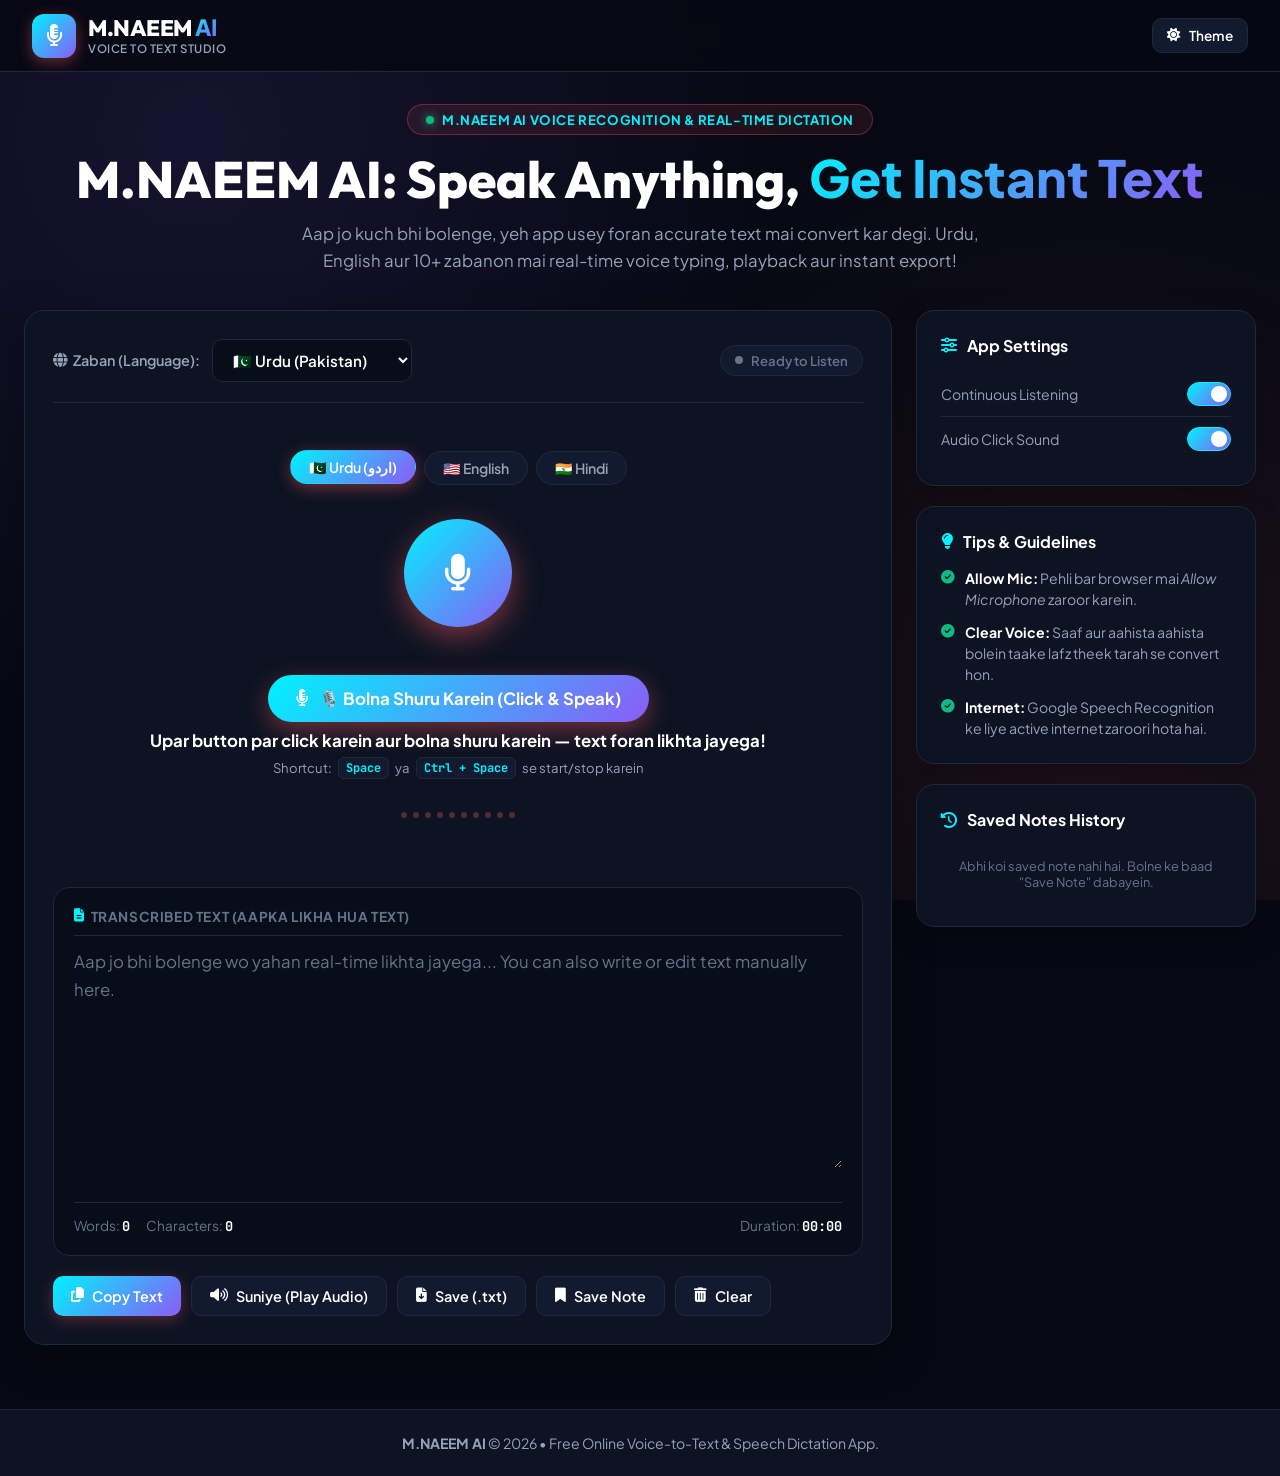
<file: voice-app.html>
<!DOCTYPE html>
<html lang="en" data-theme="dark">

<head>
    <meta charset="UTF-8" />
    <meta name="viewport" content="width=device-width, initial-scale=1.0" />
    <title>M.NAEEM - AI Voice to Text & Speech Dictation Studio</title>
    <meta name="description"
        content="Free online AI Voice-to-Text & Speech Recognition Studio. Convert spoken voice into real-time text in Urdu, English, Hindi and 10+ languages with audio playback, voice history, and file export." />

    <!-- Fonts & Icons -->
    <link rel="preconnect" href="https://fonts.googleapis.com" />
    <link rel="preconnect" href="https://fonts.gstatic.com" crossorigin />
    <link
        href="https://fonts.googleapis.com/css2?family=Plus+Jakarta+Sans:wght@300;400;500;600;700;800&family=Outfit:wght@500;600;700;800&family=JetBrains+Mono:wght@400;500;600&display=swap"
        rel="stylesheet" />
    <link rel="stylesheet" href="https://cdnjs.cloudflare.com/ajax/libs/font-awesome/6.5.1/css/all.min.css" />

    <style>
        /* ==========================================================================
       M.NAEEM AI - ADVANCED VOICE STUDIO DESIGN SYSTEM
       ========================================================================== */
        :root {
            --primary: #00F2FE;
            --primary-rgb: 0, 242, 254;
            --secondary: #8B5CF6;
            --accent: #10B981;
            --danger: #EF4444;
            --warning: #F59E0B;

            /* Dark Theme */
            --bg-body: #060913;
            --bg-surface: #0D1322;
            --bg-surface-2: #121A30;
            --bg-input: #080D1A;
            --border: #1E293B;
            --border-focus: #00F2FE;
            --text-main: #FFFFFF;
            --text-muted: #94A3B8;
            --text-dim: #64748B;
            --header-bg: rgba(6, 9, 19, 0.88);
        }

        [data-theme="light"] {
            --bg-body: #F8FAFC;
            --bg-surface: #FFFFFF;
            --bg-surface-2: #F1F5F9;
            --bg-input: #FFFFFF;
            --border: #E2E8F0;
            --border-focus: #0284C7;
            --text-main: #0F172A;
            --text-muted: #475569;
            --text-dim: #94A3B8;
            --header-bg: rgba(255, 255, 255, 0.92);
        }

        * {
            box-sizing: border-box;
            margin: 0;
            padding: 0;
            font-family: 'Plus Jakarta Sans', sans-serif;
            transition: background-color 0.25s ease, border-color 0.25s ease, color 0.2s ease;
        }

        body {
            background-color: var(--bg-body);
            color: var(--text-main);
            min-height: 100vh;
            display: flex;
            flex-direction: column;
            overflow-x: hidden;
            background-image:
                radial-gradient(circle at 15% 15%, rgba(139, 92, 246, 0.12) 0%, transparent 45%),
                radial-gradient(circle at 85% 80%, rgba(255, 94, 98, 0.1) 0%, transparent 45%);
            background-attachment: fixed;
        }

        /* Protocol Warning Banner for file:// */
        .protocol-banner {
            display: none;
            background: linear-gradient(90deg, #B45309, #D97706);
            color: #FFFFFF;
            padding: 12px 20px;
            font-size: 0.92rem;
            text-align: center;
            position: sticky;
            top: 0;
            z-index: 2000;
            box-shadow: 0 4px 15px rgba(0, 0, 0, 0.3);
        }

        .protocol-banner.show {
            display: flex;
            justify-content: center;
            align-items: center;
            gap: 12px;
            flex-wrap: wrap;
        }

        .protocol-banner a {
            background: #FFFFFF;
            color: #B45309;
            padding: 5px 14px;
            border-radius: 6px;
            font-weight: 700;
            text-decoration: none;
            box-shadow: 0 2px 6px rgba(0, 0, 0, 0.2);
        }

        /* Top App Navigation */
        .app-navbar {
            position: sticky;
            top: 0;
            z-index: 1000;
            background: var(--header-bg);
            backdrop-filter: blur(16px);
            -webkit-backdrop-filter: blur(16px);
            border-bottom: 1px solid var(--border);
            padding: 0.85rem 2rem;
        }

        .nav-content {
            max-width: 1280px;
            margin: 0 auto;
            display: flex;
            justify-content: space-between;
            align-items: center;
        }

        .brand-logo {
            display: flex;
            align-items: center;
            gap: 12px;
            text-decoration: none;
        }

        .logo-icon {
            width: 44px;
            height: 44px;
            border-radius: 12px;
            background: linear-gradient(135deg, var(--primary), var(--secondary));
            display: flex;
            align-items: center;
            justify-content: center;
            color: #FFFFFF;
            font-size: 1.35rem;
            box-shadow: 0 4px 15px rgba(255, 94, 98, 0.4);
        }

        .brand-text h1 {
            font-size: 1.4rem;
            font-weight: 800;
            font-family: 'Outfit', sans-serif;
            color: var(--text-main);
            line-height: 1.1;
            letter-spacing: -0.5px;
        }

        .brand-text h1 span {
            background: linear-gradient(135deg, var(--primary), var(--secondary));
            -webkit-background-clip: text;
            -webkit-text-fill-color: transparent;
        }

        .brand-text p {
            font-size: 0.72rem;
            color: var(--text-muted);
            letter-spacing: 0.5px;
            font-weight: 600;
            text-transform: uppercase;
        }

        .nav-actions {
            display: flex;
            align-items: center;
            gap: 12px;
        }

        .btn-nav-action {
            background: var(--bg-surface-2);
            border: 1px solid var(--border);
            color: var(--text-main);
            padding: 8px 14px;
            border-radius: 10px;
            font-size: 0.85rem;
            font-weight: 600;
            display: flex;
            align-items: center;
            gap: 8px;
            cursor: pointer;
            outline: none;
        }

        .btn-nav-action:hover {
            border-color: var(--primary);
            color: var(--primary);
        }

        /* Main Container */
        .app-main {
            flex: 1;
            max-width: 1280px;
            width: 100%;
            margin: 0 auto;
            padding: 2rem 1.5rem 4rem;
        }

        /* Banner / Hero */
        .app-header-hero {
            text-align: center;
            margin-bottom: 2.2rem;
        }

        .badge-pill {
            display: inline-flex;
            align-items: center;
            gap: 8px;
            background: rgba(255, 94, 98, 0.1);
            border: 1px solid rgba(255, 94, 98, 0.3);
            color: var(--primary);
            padding: 6px 18px;
            border-radius: 999px;
            font-size: 0.82rem;
            font-weight: 700;
            text-transform: uppercase;
            letter-spacing: 0.6px;
            margin-bottom: 12px;
        }

        .badge-pill .dot {
            width: 8px;
            height: 8px;
            border-radius: 50%;
            background: var(--accent);
            box-shadow: 0 0 10px var(--accent);
            animation: pulseGreen 1.5s infinite;
        }

        @keyframes pulseGreen {

            0%,
            100% {
                opacity: 1;
                transform: scale(1);
            }

            50% {
                opacity: 0.4;
                transform: scale(1.3);
            }
        }

        .hero-title {
            font-size: clamp(2rem, 4vw, 3.2rem);
            font-weight: 800;
            font-family: 'Outfit', sans-serif;
            margin-bottom: 10px;
            line-height: 1.2;
        }

        .hero-title span {
            background: linear-gradient(135deg, var(--primary) 0%, var(--secondary) 100%);
            -webkit-background-clip: text;
            -webkit-text-fill-color: transparent;
        }

        .hero-desc {
            font-size: 1.05rem;
            color: var(--text-muted);
            max-width: 680px;
            margin: 0 auto;
            line-height: 1.6;
        }

        /* Permission Help Notice Card */
        .perm-alert-card {
            display: none;
            background: rgba(239, 68, 68, 0.12);
            border: 1.5px solid var(--danger);
            border-radius: 14px;
            padding: 16px 20px;
            margin-bottom: 24px;
            color: var(--text-main);
            animation: fadeIn 0.3s ease;
        }

        .perm-alert-card.show {
            display: flex;
            align-items: flex-start;
            gap: 16px;
        }

        .perm-alert-card i {
            font-size: 1.6rem;
            color: var(--danger);
            margin-top: 2px;
        }

        .perm-alert-title {
            font-size: 1rem;
            font-weight: 700;
            margin-bottom: 4px;
            color: #F87171;
        }

        .perm-alert-text {
            font-size: 0.88rem;
            color: var(--text-muted);
            line-height: 1.5;
        }

        .perm-alert-steps {
            margin-top: 8px;
            padding-left: 18px;
            font-size: 0.85rem;
            color: var(--text-main);
        }

        .perm-alert-steps li {
            margin-bottom: 3px;
        }

        /* Studio Layout */
        .studio-layout {
            display: grid;
            grid-template-columns: 1fr 340px;
            gap: 24px;
            align-items: start;
        }

        @media (max-width: 980px) {
            .studio-layout {
                grid-template-columns: 1fr;
            }
        }

        /* Console Board */
        .console-board {
            background: var(--bg-surface);
            border: 1px solid var(--border);
            border-radius: 20px;
            padding: 28px;
            box-shadow: 0 10px 40px rgba(0, 0, 0, 0.35);
            position: relative;
        }

        /* Controls Bar */
        .controls-bar {
            display: flex;
            flex-wrap: wrap;
            justify-content: space-between;
            align-items: center;
            gap: 16px;
            padding-bottom: 20px;
            border-bottom: 1px solid var(--border);
            margin-bottom: 24px;
        }

        .control-group {
            display: flex;
            align-items: center;
            gap: 12px;
        }

        .select-dropdown {
            background: var(--bg-input);
            color: var(--text-main);
            border: 1px solid var(--border);
            padding: 10px 16px;
            border-radius: 10px;
            font-size: 0.95rem;
            font-weight: 600;
            outline: none;
            cursor: pointer;
        }

        .select-dropdown:focus,
        .select-dropdown:hover {
            border-color: var(--primary);
        }

        .status-indicator {
            display: inline-flex;
            align-items: center;
            gap: 8px;
            padding: 6px 14px;
            border-radius: 999px;
            background: var(--bg-surface-2);
            border: 1px solid var(--border);
            font-size: 0.82rem;
            font-weight: 600;
            color: var(--text-dim);
            transition: all 0.3s ease;
        }

        .status-indicator.listening {
            background: rgba(16, 185, 129, 0.15);
            border-color: var(--accent);
            color: var(--accent);
        }

        .status-indicator.error {
            background: rgba(239, 68, 68, 0.15);
            border-color: var(--danger);
            color: var(--danger);
        }

        .status-dot {
            width: 8px;
            height: 8px;
            border-radius: 50%;
            background: var(--text-dim);
        }

        .status-indicator.listening .status-dot {
            background: var(--accent);
            box-shadow: 0 0 10px var(--accent);
            animation: pulseGreen 1s infinite;
        }

        .status-indicator.error .status-dot {
            background: var(--danger);
            box-shadow: 0 0 10px var(--danger);
        }

        /* Mic Interactive Center */
        .mic-stage {
            display: flex;
            flex-direction: column;
            align-items: center;
            justify-content: center;
            padding: 24px 10px 30px;
            position: relative;
        }

        .mic-button-wrapper {
            position: relative;
            width: 140px;
            height: 140px;
            display: flex;
            align-items: center;
            justify-content: center;
            margin-bottom: 18px;
        }

        .mic-pulse-layer {
            position: absolute;
            width: 100%;
            height: 100%;
            border-radius: 50%;
            background: radial-gradient(circle, rgba(255, 94, 98, 0.35) 0%, rgba(139, 92, 246, 0.15) 70%, transparent 100%);
            opacity: 0;
            pointer-events: none;
        }

        .mic-pulse-layer.active {
            opacity: 1;
            animation: rippleEffect 2s cubic-bezier(0.1, 0.8, 0.3, 1) infinite;
        }

        @keyframes rippleEffect {
            0% {
                transform: scale(0.9);
                opacity: 0.9;
            }

            100% {
                transform: scale(1.6);
                opacity: 0;
            }
        }

        .mic-rotator {
            position: absolute;
            top: -8px;
            left: -8px;
            width: calc(100% + 16px);
            height: calc(100% + 16px);
            border-radius: 50%;
            border: 2px dashed rgba(255, 94, 98, 0.35);
            opacity: 0;
            pointer-events: none;
        }

        .mic-rotator.active {
            opacity: 1;
            animation: spinRing 10s linear infinite;
        }

        @keyframes spinRing {
            to {
                transform: rotate(360deg);
            }
        }

        .btn-mic-primary {
            width: 108px;
            height: 108px;
            border-radius: 50%;
            border: none;
            background: linear-gradient(135deg, var(--primary) 0%, var(--secondary) 100%);
            color: #FFFFFF;
            font-size: 2.3rem;
            display: flex;
            align-items: center;
            justify-content: center;
            cursor: pointer;
            outline: none;
            position: relative;
            z-index: 5;
            box-shadow: 0 10px 30px rgba(255, 94, 98, 0.45);
            transition: transform 0.25s ease, box-shadow 0.25s ease;
        }

        .btn-mic-primary:hover {
            transform: scale(1.08);
            box-shadow: 0 15px 40px rgba(255, 94, 98, 0.65);
        }

        .btn-mic-primary.recording {
            background: linear-gradient(135deg, #EF4444 0%, #DC2626 100%);
            box-shadow: 0 0 35px rgba(239, 68, 68, 0.7);
            animation: recordGlow 1.2s ease-in-out infinite alternate;
        }

        @keyframes recordGlow {
            0% {
                transform: scale(1);
            }

            100% {
                transform: scale(1.06);
            }
        }

        .btn-cta-speaking {
            margin-top: 14px;
            margin-bottom: 8px;
            padding: 13px 28px;
            font-size: 1.05rem;
            font-weight: 700;
            border-radius: 999px;
            border: none;
            background: linear-gradient(135deg, var(--primary) 0%, var(--secondary) 100%);
            color: #FFFFFF;
            cursor: pointer;
            display: inline-flex;
            align-items: center;
            gap: 10px;
            box-shadow: 0 8px 25px rgba(255, 94, 98, 0.4);
            transition: all 0.25s ease;
            outline: none;
        }

        .btn-cta-speaking:hover {
            transform: translateY(-2px) scale(1.03);
            box-shadow: 0 12px 30px rgba(255, 94, 98, 0.6);
        }

        .btn-cta-speaking.recording {
            background: linear-gradient(135deg, #EF4444 0%, #DC2626 100%);
            box-shadow: 0 8px 25px rgba(239, 68, 68, 0.6);
            animation: recordGlow 1.2s ease-in-out infinite alternate;
        }

        .quick-lang-pills {
            display: flex;
            gap: 8px;
            justify-content: center;
            margin-bottom: 18px;
            flex-wrap: wrap;
        }

        .lang-pill {
            padding: 7px 18px;
            border-radius: 999px;
            border: 1px solid var(--border);
            background: var(--bg-surface-2);
            color: var(--text-muted);
            font-size: 0.88rem;
            font-weight: 600;
            cursor: pointer;
            transition: all 0.2s ease;
        }

        .lang-pill:hover,
        .lang-pill.active {
            background: linear-gradient(135deg, var(--primary) 0%, var(--secondary) 100%);
            color: #FFFFFF;
            border-color: transparent;
            box-shadow: 0 4px 15px rgba(255, 94, 98, 0.4);
            transform: translateY(-1px);
        }

        .mic-prompt {
            font-size: 1.05rem;
            font-weight: 700;
            color: var(--text-main);
            margin-bottom: 6px;
            text-align: center;
        }

        .mic-subtext {
            font-size: 0.82rem;
            color: var(--text-muted);
            text-align: center;
            display: flex;
            align-items: center;
            gap: 6px;
        }

        .kbd {
            padding: 2px 7px;
            background: var(--bg-surface-2);
            border: 1px solid var(--border);
            border-radius: 6px;
            color: var(--primary);
            font-family: 'JetBrains Mono', monospace;
            font-size: 0.75rem;
            font-weight: 700;
        }

        /* Sound Visualizer Waves (Real AudioContext Powered) */
        .sound-waves {
            display: flex;
            align-items: center;
            justify-content: center;
            gap: 6px;
            height: 44px;
            margin-top: 14px;
        }

        .wave-line {
            width: 6px;
            height: 6px;
            background: rgba(255, 94, 98, 0.3);
            border-radius: 4px;
            transition: height 0.08s ease, background-color 0.2s ease;
        }

        .sound-waves.active .wave-line {
            background: linear-gradient(180deg, var(--primary), var(--secondary));
        }

        /* Live Voice Decibel Meter Bar */
        .volume-meter-bar-wrap {
            width: 100%;
            max-width: 280px;
            height: 6px;
            background: var(--bg-surface-2);
            border-radius: 999px;
            margin-top: 10px;
            overflow: hidden;
            display: none;
        }

        .volume-meter-bar-wrap.show {
            display: block;
        }

        .volume-meter-fill {
            height: 100%;
            width: 0%;
            background: linear-gradient(90deg, var(--accent), var(--primary));
            border-radius: 999px;
            transition: width 0.08s ease;
        }

        /* Text Output Editor */
        .editor-wrapper {
            background: var(--bg-input);
            border: 1px solid var(--border);
            border-radius: 16px;
            padding: 20px;
            margin-top: 20px;
            transition: border-color 0.25s ease, box-shadow 0.25s ease;
        }

        .editor-wrapper:focus-within {
            border-color: var(--border-focus);
            box-shadow: 0 0 20px rgba(255, 94, 98, 0.2);
        }

        .editor-header {
            display: flex;
            justify-content: space-between;
            align-items: center;
            margin-bottom: 12px;
            padding-bottom: 10px;
            border-bottom: 1px solid var(--border);
        }

        .editor-title {
            font-size: 0.85rem;
            font-weight: 700;
            color: var(--text-dim);
            text-transform: uppercase;
            letter-spacing: 0.6px;
            display: flex;
            align-items: center;
            gap: 6px;
        }

        .editor-title i {
            color: var(--primary);
        }

        .live-listening-tag {
            font-size: 0.8rem;
            color: var(--primary);
            font-style: italic;
            display: none;
            align-items: center;
            gap: 6px;
        }

        .live-listening-tag.show {
            display: inline-flex;
        }

        .transcript-input {
            width: 100%;
            min-height: 220px;
            max-height: 480px;
            background: transparent;
            border: none;
            color: var(--text-main);
            font-size: 1.15rem;
            line-height: 1.7;
            resize: vertical;
            outline: none;
            word-break: break-word;
        }

        .transcript-input::placeholder {
            color: var(--text-dim);
            font-size: 1.05rem;
        }

        .interim-preview {
            color: var(--primary);
            opacity: 0.9;
            font-style: italic;
            font-size: 1.15rem;
            line-height: 1.7;
            min-height: 26px;
            margin-top: 4px;
            word-break: break-word;
        }

        .editor-footer-metrics {
            display: flex;
            flex-wrap: wrap;
            justify-content: space-between;
            align-items: center;
            gap: 12px;
            padding-top: 14px;
            border-top: 1px solid var(--border);
            font-size: 0.85rem;
            color: var(--text-dim);
        }

        .metrics-group {
            display: flex;
            align-items: center;
            gap: 16px;
        }

        .metric-item strong {
            color: var(--text-main);
            font-family: 'JetBrains Mono', monospace;
        }

        /* Actions Bar */
        .actions-grid {
            display: flex;
            flex-wrap: wrap;
            gap: 10px;
            margin-top: 20px;
        }

        .action-btn {
            display: inline-flex;
            align-items: center;
            gap: 8px;
            padding: 10px 18px;
            border-radius: 10px;
            background: var(--bg-surface-2);
            border: 1px solid var(--border);
            color: var(--text-main);
            font-size: 0.9rem;
            font-weight: 600;
            cursor: pointer;
            outline: none;
        }

        .action-btn:hover {
            border-color: var(--primary);
            color: var(--primary);
            transform: translateY(-2px);
        }

        .action-btn.primary-btn {
            background: linear-gradient(135deg, var(--primary), var(--secondary));
            color: #FFFFFF;
            border: none;
            box-shadow: 0 4px 15px rgba(255, 94, 98, 0.3);
        }

        .action-btn.primary-btn:hover {
            box-shadow: 0 6px 20px rgba(255, 94, 98, 0.5);
            color: #FFFFFF;
        }

        .action-btn.danger-btn:hover {
            background: rgba(239, 68, 68, 0.15);
            border-color: var(--danger);
            color: var(--danger);
        }

        /* Sidebar Cards */
        .sidebar-wrapper {
            display: flex;
            flex-direction: column;
            gap: 20px;
        }

        .panel-card {
            background: var(--bg-surface);
            border: 1px solid var(--border);
            border-radius: 18px;
            padding: 24px;
            box-shadow: 0 10px 30px rgba(0, 0, 0, 0.25);
        }

        .panel-title {
            font-size: 1rem;
            font-weight: 700;
            color: var(--text-main);
            margin-bottom: 16px;
            display: flex;
            align-items: center;
            gap: 10px;
        }

        .panel-title i {
            color: var(--primary);
        }

        .setting-item {
            display: flex;
            justify-content: space-between;
            align-items: center;
            padding: 10px 0;
            border-bottom: 1px solid var(--border);
            font-size: 0.88rem;
            color: var(--text-muted);
        }

        .setting-item:last-child {
            border-bottom: none;
        }

        /* Custom Switch */
        .switch-ui {
            position: relative;
            width: 44px;
            height: 24px;
        }

        .switch-ui input {
            opacity: 0;
            width: 0;
            height: 0;
        }

        .switch-slider {
            position: absolute;
            top: 0;
            left: 0;
            right: 0;
            bottom: 0;
            background: var(--bg-surface-2);
            border: 1px solid var(--border);
            border-radius: 34px;
            cursor: pointer;
            transition: 0.3s;
        }

        .switch-slider:before {
            position: absolute;
            content: "";
            height: 16px;
            width: 16px;
            left: 3px;
            bottom: 3px;
            background: var(--text-dim);
            border-radius: 50%;
            transition: 0.3s;
        }

        .switch-ui input:checked+.switch-slider {
            background: linear-gradient(135deg, var(--primary), var(--secondary));
            border-color: var(--primary);
        }

        .switch-ui input:checked+.switch-slider:before {
            transform: translateX(20px);
            background: #FFFFFF;
        }

        /* Mic Diagnostic Tool Card */
        .diag-item {
            display: flex;
            justify-content: space-between;
            align-items: center;
            font-size: 0.84rem;
            padding: 8px 0;
            border-bottom: 1px solid var(--border);
        }

        .diag-badge {
            font-size: 0.76rem;
            font-weight: 700;
            padding: 2px 8px;
            border-radius: 6px;
        }

        .diag-badge.ok {
            background: rgba(16, 185, 129, 0.2);
            color: #34D399;
        }

        .diag-badge.warn {
            background: rgba(245, 158, 11, 0.2);
            color: #FBBF24;
        }

        .diag-badge.bad {
            background: rgba(239, 68, 68, 0.2);
            color: #F87171;
        }

        /* Guide list */
        .guide-list {
            list-style: none;
            display: flex;
            flex-direction: column;
            gap: 12px;
        }

        .guide-item {
            display: flex;
            align-items: flex-start;
            gap: 10px;
            font-size: 0.88rem;
            color: var(--text-muted);
            line-height: 1.5;
        }

        .guide-item i {
            color: var(--accent);
            margin-top: 3px;
            font-size: 0.85rem;
        }

        .guide-item strong {
            color: var(--text-main);
        }

        /* History notes log */
        .history-list {
            display: flex;
            flex-direction: column;
            gap: 8px;
            max-height: 220px;
            overflow-y: auto;
            margin-top: 8px;
        }

        .history-item {
            padding: 10px 12px;
            background: var(--bg-surface-2);
            border: 1px solid var(--border);
            border-radius: 8px;
            font-size: 0.82rem;
            color: var(--text-muted);
            display: flex;
            justify-content: space-between;
            align-items: center;
            cursor: pointer;
        }

        .history-item:hover {
            border-color: var(--primary);
            color: var(--primary);
        }

        .history-time {
            font-size: 0.72rem;
            color: var(--text-dim);
            font-family: 'JetBrains Mono', monospace;
        }

        /* Standalone Footer */
        .standalone-footer {
            border-top: 1px solid var(--border);
            background: var(--bg-surface);
            padding: 24px 20px;
            text-align: center;
            font-size: 0.88rem;
            color: var(--text-muted);
        }

        .standalone-footer a {
            color: var(--primary);
            text-decoration: none;
            font-weight: 600;
        }

        /* Toast */
        #vocal-toast {
            position: fixed;
            bottom: 24px;
            right: 24px;
            background: #0D1322;
            border: 1px solid var(--primary);
            color: #FFFFFF;
            padding: 12px 22px;
            border-radius: 12px;
            font-size: 0.9rem;
            font-weight: 600;
            box-shadow: 0 10px 30px rgba(0, 0, 0, 0.5);
            opacity: 0;
            transform: translateY(20px);
            transition: all 0.3s cubic-bezier(0.4, 0, 0.2, 1);
            z-index: 9999;
            pointer-events: none;
        }

        #vocal-toast.show {
            opacity: 1;
            transform: translateY(0);
        }
    </style>
</head>

<body>
    <!-- Top App Navigation -->
    <header class="app-navbar">
        <div class="nav-content">
            <a href="app.html" class="brand-logo" title="M.NAEEM AI">
                <div class="logo-icon">
                    <i class="fas fa-microphone-lines"></i>
                </div>
                <div class="brand-text">
                    <h1>M.NAEEM <span>AI</span></h1>
                    <p>Voice to Text Studio</p>
                </div>
            </a>

            <div class="nav-actions">
                <button id="theme-toggle" class="btn-nav-action" title="Toggle Dark / Light Theme">
                    <i id="theme-icon" class="fas fa-sun"></i> <span>Theme</span>
                </button>
            </div>
        </div>
    </header>

    <!-- Main App Workspace -->
    <main class="app-main">
        <div class="app-header-hero">
            <div class="badge-pill">
                <span class="dot"></span>
                <span>M.NAEEM AI Voice Recognition & Real-time Dictation</span>
            </div>
            <h2 class="hero-title">
                M.NAEEM AI: Speak Anything, <span>Get Instant Text</span>
            </h2>
            <p class="hero-desc">
                Aap jo kuch bhi bolenge, yeh app usey foran accurate text mai convert kar degi.
                Urdu, English aur 10+ zabanon mai real-time voice typing, playback aur instant export!
            </p>
        </div>

        <div class="studio-layout">

            <!-- Center Console -->
            <section class="console-board">

                <!-- Top Controls -->
                <div class="controls-bar">
                    <div class="control-group">
                        <label for="language-select"
                            style="font-size: 0.9rem; font-weight: 600; color: var(--text-muted); display: flex; align-items: center; gap: 6px;">
                            <i class="fas fa-globe"></i> Zaban (Language):
                        </label>
                        <select id="language-select" class="select-dropdown">
                            <optgroup label="Popular Languages">
                                <option value="ur-PK" selected>🇵🇰 Urdu (Pakistan)</option>
                                <option value="en-US">🇺🇸 English (US)</option>
                                <option value="en-GB">🇬🇧 English (UK)</option>
                                <option value="hi-IN">🇮🇳 Hindi (India)</option>
                            </optgroup>
                            <optgroup label="Global Languages">
                                <option value="ar-SA">🇸🇦 Arabic (Saudi)</option>
                                <option value="es-ES">🇪🇸 Spanish</option>
                                <option value="fr-FR">🇫🇷 French</option>
                                <option value="de-DE">🇩🇪 German</option>
                                <option value="tr-TR">🇹🇷 Turkish</option>
                                <option value="zh-CN">🇨🇳 Chinese</option>
                            </optgroup>
                        </select>
                    </div>

                    <div id="status-pill" class="status-indicator">
                        <span class="status-dot"></span>
                        <span id="status-label">Ready to Listen</span>
                    </div>
                </div>

                <!-- Permission Alert Box (Hidden by default, shown when mic is blocked) -->
                <div id="permission-alert-box" style="display: none; background: rgba(239, 68, 68, 0.12); border: 1.5px solid rgba(239, 68, 68, 0.5); border-radius: 16px; padding: 18px 22px; margin-bottom: 25px; backdrop-filter: blur(10px);">
                    <div style="display: flex; align-items: flex-start; gap: 14px;">
                        <div style="width: 44px; height: 44px; border-radius: 50%; background: rgba(239, 68, 68, 0.2); display: flex; align-items: center; justify-content: center; color: #EF4444; font-size: 1.4rem; flex-shrink: 0;">
                            <i class="fas fa-microphone-slash"></i>
                        </div>
                        <div style="flex: 1;">
                            <h4 style="color: #F87171; margin: 0 0 6px 0; font-size: 1.1rem; font-weight: 700;">
                                ⚠️ Chrome Mein Microphone Block Hua Hai (Permission Blocked)
                            </h4>
                            <p style="color: var(--text-muted); font-size: 0.9rem; line-height: 1.5; margin: 0 0 12px 0;">
                                Google Chrome ne is page ke liye microphone band kiya hua hai. Isko theek karne ke do aasan tariqe hain:
                            </p>
                            <div style="background: rgba(0,0,0,0.3); border-radius: 10px; padding: 12px 16px; margin-bottom: 14px; font-size: 0.88rem; color: #E2E8F0; line-height: 1.6;">
                                <strong>Tariqa 1 (Chrome Settings):</strong><br>
                                1. Browser ke upar URL bar mai <strong>🎚️ Tune/Settings</strong> ya <strong>🔒 Lock</strong> icon par click karein.<br>
                                2. <strong>Microphone</strong> ko <strong>"Allow"</strong> par set karein.<br>
                                3. Page ko <strong>Reload (F5)</strong> karein.
                            </div>
                            <div style="display: flex; gap: 10px; flex-wrap: wrap; align-items: center;">
                                <a href="https://naeem-portfolio-2eea7.web.app/app.html" target="_blank" style="background: linear-gradient(135deg, #00F2FE, #8B5CF6); color: #fff; font-weight: 700; font-size: 0.9rem; padding: 10px 20px; border-radius: 10px; text-decoration: none; display: inline-flex; align-items: center; gap: 8px; box-shadow: 0 4px 15px rgba(255, 94, 98,0.35);">
                                    <i class="fas fa-rocket"></i> Tariqa 2: Live HTTPS Par Kholein (Is Par Mic Kaam Karega)
                                </a>
                                <button onclick="window.requestMicPermissionDirectly()" type="button" style="background: rgba(255,255,255,0.08); border: 1px solid rgba(255,255,255,0.2); color: #fff; font-weight: 600; font-size: 0.9rem; padding: 10px 16px; border-radius: 10px; cursor: pointer; display: inline-flex; align-items: center; gap: 8px;">
                                    <i class="fas fa-arrows-rotate"></i> Permission Dubara Check Karein
                                </button>
                            </div>
                        </div>
                    </div>
                </div>

                <!-- Mic Hub -->
                <div class="mic-stage">

                    <!-- Quick Language Switcher Pills -->
                    <div class="quick-lang-pills">
                        <button id="pill-lang-ur" type="button" class="lang-pill active" onclick="window.switchQuickLang('ur-PK')">
                            🇵🇰 Urdu (اردو)
                        </button>
                        <button id="pill-lang-en" type="button" class="lang-pill" onclick="window.switchQuickLang('en-US')">
                            🇺🇸 English
                        </button>
                        <button id="pill-lang-hi" type="button" class="lang-pill" onclick="window.switchQuickLang('hi-IN')">
                            🇮🇳 Hindi
                        </button>
                    </div>

                    <div class="mic-button-wrapper">
                        <div id="pulse-ring" class="mic-pulse-layer"></div>
                        <div id="orbit-ring" class="mic-rotator"></div>
                        <button id="mic-btn" class="btn-mic-primary" type="button" aria-label="Start Voice Recording"
                            title="Click to Speak">
                            <i id="mic-icon" class="fas fa-microphone"></i>
                        </button>
                    </div>

                    <button id="cta-mic-btn" class="btn-cta-speaking" type="button" title="Bolne ke liye click karein">
                        <i class="fas fa-microphone-lines"></i>
                        <span id="cta-mic-text">🎙️ Bolna Shuru Karein (Click & Speak)</span>
                    </button>

                    <div id="mic-guide" class="mic-prompt">
                        Upar button par click karein aur bolna shuru karein — text foran likhta jayega!
                    </div>
                    <div class="mic-subtext">
                        <span>Shortcut:</span> <span class="kbd">Space</span> ya <span class="kbd">Ctrl + Space</span>
                        se start/stop karein
                    </div>

                    <!-- Real Audio Waveform (Animated by actual Voice Volume) -->
                    <div id="wave-bars" class="sound-waves" aria-hidden="true">
                        <div class="wave-line"></div>
                        <div class="wave-line"></div>
                        <div class="wave-line"></div>
                        <div class="wave-line"></div>
                        <div class="wave-line"></div>
                        <div class="wave-line"></div>
                        <div class="wave-line"></div>
                        <div class="wave-line"></div>
                        <div class="wave-line"></div>
                        <div class="wave-line"></div>
                    </div>

                    <!-- Volume Decibel Meter -->
                    <div id="volume-wrap" class="volume-meter-bar-wrap">
                        <div id="volume-fill" class="volume-meter-fill"></div>
                    </div>
                </div>

                <!-- Editor Box -->
                <div class="editor-wrapper">
                    <div class="editor-header">
                        <div class="editor-title">
                            <i class="fas fa-file-lines"></i> Transcribed Text (Aapka Likha Hua Text)
                        </div>
                        <div id="live-tag" class="live-listening-tag">
                            <i class="fas fa-circle-notch fa-spin"></i> Sun raha hoon...
                        </div>
                    </div>

                    <textarea id="text-board" class="transcript-input"
                        placeholder="Aap jo bhi bolenge wo yahan real-time likhta jayega... You can also write or edit text manually here."
                        spellcheck="false"></textarea>

                    <div id="interim-text" class="interim-preview"></div>

                    <div class="editor-footer-metrics">
                        <div class="metrics-group">
                            <div class="metric-item">Words: <strong id="word-count">0</strong></div>
                            <div class="metric-item">Characters: <strong id="char-count">0</strong></div>
                        </div>
                        <div class="metrics-group">
                            <div class="metric-item">Duration: <strong id="time-counter">00:00</strong></div>
                        </div>
                    </div>
                </div>

                <!-- Action Buttons -->
                <div class="actions-grid">
                    <button id="btn-copy" class="action-btn primary-btn" title="Copy to clipboard">
                        <i class="fas fa-copy"></i> Copy Text
                    </button>

                    <button id="btn-listen" class="action-btn" title="Listen text via speech synthesis">
                        <i class="fas fa-volume-high"></i> Suniye (Play Audio)
                    </button>

                    <button id="btn-download-txt" class="action-btn" title="Download text as file">
                        <i class="fas fa-file-arrow-down"></i> Save (.txt)
                    </button>

                    <button id="btn-save-note" class="action-btn" title="Save to local history">
                        <i class="fas fa-bookmark"></i> Save Note
                    </button>

                    <button id="btn-clear-all" class="action-btn danger-btn" title="Clear all text">
                        <i class="fas fa-trash-can"></i> Clear
                    </button>
                </div>

            </section>

            <!-- Sidebar -->
            <aside class="sidebar-wrapper">

                <!-- Preferences -->
                <div class="panel-card">
                    <h3 class="panel-title">
                        <i class="fas fa-sliders"></i> App Settings
                    </h3>

                    <div class="setting-item">
                        <span>Continuous Listening</span>
                        <label class="switch-ui">
                            <input type="checkbox" id="pref-cont" checked>
                            <span class="switch-slider"></span>
                        </label>
                    </div>

                    <div class="setting-item">
                        <span>Audio Click Sound</span>
                        <label class="switch-ui">
                            <input type="checkbox" id="pref-beep" checked>
                            <span class="switch-slider"></span>
                        </label>
                    </div>
                </div>



                <!-- Instructions -->
                <div class="panel-card">
                    <h3 class="panel-title">
                        <i class="fas fa-lightbulb"></i> Tips & Guidelines
                    </h3>
                    <ul class="guide-list">
                        <li class="guide-item">
                            <i class="fas fa-circle-check"></i>
                            <div><strong>Allow Mic:</strong> Pehli bar browser mai <em>Allow Microphone</em> zaroor
                                karein.</div>
                        </li>
                        <li class="guide-item">
                            <i class="fas fa-circle-check"></i>
                            <div><strong>Clear Voice:</strong> Saaf aur aahista aahista bolein taake lafz theek tarah se
                                convert hon.</div>
                        </li>
                        <li class="guide-item">
                            <i class="fas fa-circle-check"></i>
                            <div><strong>Internet:</strong> Google Speech Recognition ke liye active internet zaroori
                                hota hai.</div>
                        </li>
                    </ul>
                </div>

                <!-- Saved Notes History -->
                <div class="panel-card">
                    <h3 class="panel-title">
                        <i class="fas fa-clock-rotate-left"></i> Saved Notes History
                    </h3>
                    <div id="history-container" class="history-list">
                        <div style="font-size: 0.8rem; color: var(--text-dim); text-align: center; padding: 12px;">
                            Abhi koi saved note nahi hai. Bolne ke baad "Save Note" par click karein.
                        </div>
                    </div>
                </div>

            </aside>

        </div>
    </main>

    <!-- Footer -->
    <footer class="standalone-footer">
        <p><strong>M.NAEEM AI</strong> &copy; 2026 • Free Online Voice-to-Text & Speech Dictation App.</p>
    </footer>

    <!-- Notification Toast -->
    <div id="vocal-toast"></div>

    <!-- Apni Local jQuery Library with CDN Fallback -->
    <script src="jquery.min.js"></script>
    <script>window.jQuery || document.write('<script src="https://code.jquery.com/jquery-3.7.1.min.js"><\/script>')</script>
    <script>
        (function () {
            'use strict';

            // --- DOM Elements ---
            const micBtn = document.getElementById('mic-btn');
            const micIcon = document.getElementById('mic-icon');
            const ctaMicBtn = document.getElementById('cta-mic-btn');
            const ctaMicText = document.getElementById('cta-mic-text');
            const pulseRing = document.getElementById('pulse-ring');
            const orbitRing = document.getElementById('orbit-ring');
            const micGuide = document.getElementById('mic-guide');
            const waveBars = document.getElementById('wave-bars');
            const waveLines = waveBars ? waveBars.querySelectorAll('.wave-line') : [];
            const volumeWrap = document.getElementById('volume-wrap');
            const volumeFill = document.getElementById('volume-fill');
            const statusPill = document.getElementById('status-pill');
            const statusLabel = document.getElementById('status-label');
            const langSelect = document.getElementById('language-select');
            const textBoard = document.getElementById('text-board');
            const interimText = document.getElementById('interim-text');
            const liveTag = document.getElementById('live-tag');

            const wordCount = document.getElementById('word-count');
            const charCount = document.getElementById('char-count');
            const timeCounter = document.getElementById('time-counter');

            const btnCopy = document.getElementById('btn-copy');
            const btnListen = document.getElementById('btn-listen');
            const btnDownload = document.getElementById('btn-download-txt');
            const btnSaveNote = document.getElementById('btn-save-note');
            const btnClear = document.getElementById('btn-clear-all');

            const prefCont = document.getElementById('pref-cont');
            const prefBeep = document.getElementById('pref-beep');
            const historyContainer = document.getElementById('history-container');
            const themeToggle = document.getElementById('theme-toggle');
            const themeIcon = document.getElementById('theme-icon');

            // 1. Auto-Redirect to localhost if opened via file:// (Chrome blocks mic on file://)
            if (window.location.protocol === 'file:') {
                window.location.href = 'http://localhost:8080/app.html';
            }

            // 2. Toast notification
            function toast(msg) {
                const el = document.getElementById('vocal-toast');
                if (!el) return;
                el.textContent = msg;
                el.classList.add('show');
                clearTimeout(window.__vocalToast);
                window.__vocalToast = setTimeout(() => {
                    el.classList.remove('show');
                }, 3000);
            }

            // 3. Audio Click Feedback
            function playBeep(freq = 560, duration = 0.08) {
                if (!prefBeep || !prefBeep.checked) return;
                try {
                    const AudioContext = window.AudioContext || window.webkitAudioContext;
                    if (!AudioContext) return;
                    const ctx = new AudioContext();
                    const osc = ctx.createOscillator();
                    const gain = ctx.createGain();
                    osc.type = 'sine';
                    osc.frequency.setValueAtTime(freq, ctx.currentTime);
                    gain.gain.setValueAtTime(0.12, ctx.currentTime);
                    gain.gain.exponentialRampToValueAtTime(0.001, ctx.currentTime + duration);
                    osc.connect(gain);
                    gain.connect(ctx.destination);
                    osc.start();
                    osc.stop(ctx.currentTime + duration);
                } catch (e) { }
            }

            // 4. Theme Toggle
            let currentTheme = localStorage.getItem('vocal_theme') || 'dark';
            function applyTheme(theme) {
                document.documentElement.setAttribute('data-theme', theme);
                if (themeIcon) {
                    themeIcon.className = theme === 'light' ? 'fas fa-moon' : 'fas fa-sun';
                }
                localStorage.setItem('vocal_theme', theme);
            }
            applyTheme(currentTheme);

            if (themeToggle) {
                themeToggle.addEventListener('click', () => {
                    currentTheme = currentTheme === 'dark' ? 'light' : 'dark';
                    applyTheme(currentTheme);
                    toast(`Theme switched to ${currentTheme} mode`);
                });
            }

            // 5. Web Audio API Live Microphone Analyser
            let audioStream = null;
            let audioCtx = null;
            let analyser = null;
            let animFrameId = null;

            async function initMicrophoneAudio() {
                if (audioStream) return true;
                try {
                    audioStream = await navigator.mediaDevices.getUserMedia({
                        audio: { echoCancellation: true, noiseSuppression: true }
                    });
                    const AudioContext = window.AudioContext || window.webkitAudioContext;
                    audioCtx = new AudioContext();
                    if (audioCtx.state === 'suspended') {
                        await audioCtx.resume();
                    }
                    const source = audioCtx.createMediaStreamSource(audioStream);
                    analyser = audioCtx.createAnalyser();
                    analyser.fftSize = 64;
                    source.connect(analyser);
                    return true;
                } catch (err) {
                    console.warn('Microphone getUserMedia:', err);
                    return false;
                }
            }

            function startWaveformVisualizer() {
                if (!analyser) return;
                if (volumeWrap) volumeWrap.classList.add('show');
                const bufferLength = analyser.frequencyBinCount;
                const dataArray = new Uint8Array(bufferLength);

                function draw() {
                    if (!isListening) {
                        waveLines.forEach(l => l.style.height = '6px');
                        if (volumeFill) volumeFill.style.width = '0%';
                        if (volumeWrap) volumeWrap.classList.remove('show');
                        return;
                    }
                    animFrameId = requestAnimationFrame(draw);
                    analyser.getByteFrequencyData(dataArray);

                    let sum = 0;
                    for (let i = 0; i < bufferLength; i++) {
                        sum += dataArray[i];
                    }
                    const avg = sum / bufferLength;
                    const volPercent = Math.min(100, Math.round((avg / 128) * 100));
                    if (volumeFill) volumeFill.style.width = `${volPercent}%`;

                    waveLines.forEach((bar, idx) => {
                        const val = dataArray[idx % bufferLength] || 0;
                        const h = Math.max(6, Math.round((val / 255) * 40));
                        bar.style.height = `${h}px`;
                    });
                }
                draw();
            }

            function stopWaveformVisualizer() {
                if (animFrameId) cancelAnimationFrame(animFrameId);
                waveLines.forEach(l => l.style.height = '6px');
                if (volumeFill) volumeFill.style.width = '0%';
                if (volumeWrap) volumeWrap.classList.remove('show');
            }

            // 6. Speech Recognition Engine
            const SpeechRecognition = window.SpeechRecognition || window.webkitSpeechRecognition;

            if (!SpeechRecognition) {
                if (statusPill) statusPill.className = 'status-indicator error';
                if (statusLabel) statusLabel.textContent = 'Speech API Unsupported';
                if (micGuide) micGuide.textContent = 'Speech-to-Text ke liye Chrome ya Edge browser use karein';
            }

            let recognition = null;
            let isListening = false;
            let userWantedListening = false;
            let restartTimer = null;
            let secondsElapsed = 0;
            let timerInterval = null;

            let speechBaseText = '';

            function createRecognitionInstance() {
                if (!SpeechRecognition) return null;
                const rec = new SpeechRecognition();
                rec.continuous = true;
                rec.interimResults = true;
                rec.maxAlternatives = 1;
                rec.lang = langSelect ? langSelect.value : 'ur-PK';

                rec.onstart = () => {
                    isListening = true;
                    speechBaseText = textBoard ? textBoard.value : '';
                    micBtn.classList.add('recording');
                    micIcon.className = 'fas fa-stop';
                    if (ctaMicBtn) ctaMicBtn.classList.add('recording');
                    if (ctaMicText) ctaMicText.textContent = '⏹️ Sun Raha Hoon... Bolte Jayein (Click to Stop)';
                    pulseRing.classList.add('active');
                    orbitRing.classList.add('active');
                    waveBars.classList.add('active');
                    statusPill.className = 'status-indicator listening';
                    statusLabel.textContent = 'Listening... (Sun raha hoon)';
                    micGuide.textContent = 'Aap jo bolenge wo foran text mai likhta ja raha hai...';
                    startTimer();
                    startWaveformVisualizer();
                };

                rec.onresult = (event) => {
                    let finalStr = '';
                    let interimStr = '';

                    for (let i = 0; i < event.results.length; ++i) {
                        const transcript = event.results[i][0].transcript;
                        if (event.results[i].isFinal) {
                            finalStr += transcript + ' ';
                        } else {
                            interimStr += transcript;
                        }
                    }

                    // Foran real-time text textarea me convert hota hai
                    const prefix = speechBaseText.trim() ? (speechBaseText.trim() + ' ') : '';
                    textBoard.value = prefix + finalStr + interimStr;

                    if (interimStr.trim().length > 0 || finalStr.trim().length > 0) {
                        interimText.innerHTML = '<span style="color:var(--accent); font-weight:700;">⚡ Live Voice: </span>' + (interimStr || finalStr);
                        liveTag.classList.add('show');
                        liveTag.innerHTML = '<i class="fas fa-circle-notch fa-spin"></i> Converting Voice...';
                    } else {
                        interimText.textContent = '';
                        liveTag.classList.remove('show');
                    }

                    updateCounters();
                    textBoard.scrollTop = textBoard.scrollHeight;
                };

                rec.onerror = (event) => {
                    console.warn('Speech Engine Error:', event.error);
                    if (event.error === 'not-allowed' || event.error === 'service-not-allowed') {
                        statusPill.className = 'status-indicator error';
                        statusLabel.textContent = 'Mic Permission Blocked';
                        const alertBox = document.getElementById('permission-alert-box');
                        if (alertBox) alertBox.style.display = 'block';
                        toast('⚠️ Microphone block hai! Ooper diye gaye steps follow karein.');
                        stopMic();
                    } else if (event.error === 'network') {
                        statusPill.className = 'status-indicator error';
                        statusLabel.textContent = 'Internet Required';
                        toast('Google Speech Recognition ke liye internet connection zaroori hai.');
                    } else if (event.error === 'no-speech') {
                        // normal silence
                    }
                };

                rec.onend = () => {
                    if (textBoard) speechBaseText = textBoard.value;
                    stopWaveformVisualizer();
                    if (userWantedListening && prefCont && prefCont.checked) {
                        clearTimeout(restartTimer);
                        restartTimer = setTimeout(() => {
                            if (userWantedListening) {
                                try {
                                    if (recognition) recognition.start();
                                } catch (e) {
                                    stopMic();
                                }
                            }
                        }, 300);
                    } else {
                        stopMic();
                    }
                };

                return rec;
            }

            function startMic() {
                if (!SpeechRecognition) {
                    toast('Speech Recognition Google Chrome ya Edge mai hi chalta hai.');
                    alert('Please open this page in Google Chrome or Microsoft Edge for Speech-to-Text.');
                    return;
                }

                if (isListening) {
                    stopMic();
                    return;
                }

                try {
                    // Always clean up previous instance
                    if (recognition) {
                        try {
                            recognition.onend = null;
                            recognition.onerror = null;
                            recognition.stop();
                        } catch (e) { }
                        recognition = null;
                    }

                    userWantedListening = true;
                    recognition = createRecognitionInstance();
                    if (!recognition) return;

                    recognition.start();
                    playBeep(640, 0.1);
                    toast('Microphone listening... Bolna shuru karein');
                } catch (err) {
                    console.warn('Recognition start error:', err);
                    isListening = false;
                    userWantedListening = false;
                    if (err.name === 'InvalidStateError') {
                        // Already active
                    } else {
                        toast('Mic Error: ' + err.message);
                    }
                }

                // Attempt optional visualizer
                try {
                    initMicrophoneAudio().catch(() => {});
                } catch (e) { }
            }

            function stopMic() {
                userWantedListening = false;
                isListening = false;
                clearTimeout(restartTimer);

                if (recognition) {
                    try {
                        const r = recognition;
                        recognition = null;
                        r.onend = null;
                        r.stop();
                    } catch (e) { }
                }

                stopWaveformVisualizer();
                playBeep(420, 0.1);

                if (micBtn) micBtn.classList.remove('recording');
                if (micIcon) micIcon.className = 'fas fa-microphone';
                if (ctaMicBtn) ctaMicBtn.classList.remove('recording');
                if (ctaMicText) ctaMicText.textContent = '🎙️ Bolna Shuru Karein (Click & Speak)';
                if (pulseRing) pulseRing.classList.remove('active');
                if (orbitRing) orbitRing.classList.remove('active');
                if (waveBars) waveBars.classList.remove('active');
                if (statusPill && statusPill.className.includes('listening')) {
                    statusPill.className = 'status-indicator';
                    statusLabel.textContent = 'Microphone Ready (Click to Speak)';
                }
                if (micGuide) micGuide.textContent = 'Upar button par click karein aur bolna shuru karein — text foran likhta jayega!';
                if (interimText) interimText.textContent = '';
                if (liveTag) liveTag.classList.remove('show');

                stopTimer();
                updateCounters();
            }

            // Expose global toggle with click debounce
            let lastToggleTime = 0;
            window.toggleSpeechMic = function () {
                const now = Date.now();
                if (now - lastToggleTime < 350) {
                    return; // Prevent duplicate rapid clicks
                }
                lastToggleTime = now;

                if (isListening) {
                    stopMic();
                } else {
                    startMic();
                }
            };

            // Direct mic permission tester
            window.requestMicPermissionDirectly = async function () {
                try {
                    const stream = await navigator.mediaDevices.getUserMedia({ audio: true });
                    stream.getTracks().forEach(t => t.stop());
                    const box = document.getElementById('permission-alert-box');
                    if (box) box.style.display = 'none';
                    if (statusPill) {
                        statusPill.className = 'status-indicator';
                        statusLabel.textContent = 'Microphone Ready';
                    }
                    toast('Permission Granted! Ab bolna shuru karein.');
                    startMic();
                } catch (err) {
                    toast('Chrome ne permission block rakhi hui hai.');
                    alert('Chrome ne Microphone Block kiya hua hai.\n\nIsko Allow karne ke liye:\n1. URL bar ke shuru me Tune/Lock 🔒 icon dabayein.\n2. Microphone ko "Allow" karein.\n3. Page Reload karein.');
                }
            };

            // Check permission on page load
            if (navigator.permissions && navigator.permissions.query) {
                try {
                    navigator.permissions.query({ name: 'microphone' }).then(res => {
                        const alertBox = document.getElementById('permission-alert-box');
                        if (res.state === 'denied') {
                            if (alertBox) alertBox.style.display = 'block';
                            if (statusPill) {
                                statusPill.className = 'status-indicator error';
                                statusLabel.textContent = 'Mic Blocked';
                            }
                        }
                        res.onchange = () => {
                            if (res.state === 'granted') {
                                if (alertBox) alertBox.style.display = 'none';
                                if (statusPill) {
                                    statusPill.className = 'status-indicator';
                                    statusLabel.textContent = 'Microphone Ready';
                                }
                            } else if (res.state === 'denied') {
                                if (alertBox) alertBox.style.display = 'block';
                            }
                        };
                    }).catch(() => {});
                } catch (e) { }
            }

            // Mic Toggle Button listener
            if (micBtn) {
                micBtn.addEventListener('click', (e) => {
                    e.preventDefault();
                    window.toggleSpeechMic();
                });
            }
            if (ctaMicBtn) {
                ctaMicBtn.addEventListener('click', (e) => {
                    e.preventDefault();
                    window.toggleSpeechMic();
                });
            }

            // Quick Language Switcher Action
            window.switchQuickLang = function (langCode) {
                if (langSelect) langSelect.value = langCode;
                document.querySelectorAll('.lang-pill').forEach(p => p.classList.remove('active'));
                const map = { 'ur-PK': 'pill-lang-ur', 'en-US': 'pill-lang-en', 'hi-IN': 'pill-lang-hi' };
                const activeEl = document.getElementById(map[langCode]);
                if (activeEl) activeEl.classList.add('active');
                const labelMap = { 'ur-PK': 'Urdu (اردو)', 'en-US': 'English', 'hi-IN': 'Hindi' };
                toast('Zaban: ' + (labelMap[langCode] || langCode));
                if (isListening) {
                    stopMic();
                    setTimeout(startMic, 400);
                }
            };

            // Language Switcher Dropdown
            if (langSelect) {
                langSelect.addEventListener('change', () => {
                    const code = langSelect.value;
                    document.querySelectorAll('.lang-pill').forEach(p => p.classList.remove('active'));
                    const map = { 'ur-PK': 'pill-lang-ur', 'en-US': 'pill-lang-en', 'hi-IN': 'pill-lang-hi' };
                    const activeEl = document.getElementById(map[code]);
                    if (activeEl) activeEl.classList.add('active');
                    const langName = langSelect.options[langSelect.selectedIndex].text;
                    toast('Language switched: ' + langName);
                    if (isListening) {
                        stopMic();
                        setTimeout(startMic, 400);
                    }
                });
            }

            // Keyboard Shortcut
            window.addEventListener('keydown', (e) => {
                if ((e.code === 'Space' && e.ctrlKey) || (e.code === 'Space' && document.activeElement !== textBoard)) {
                    if (document.activeElement.tagName !== 'INPUT' && document.activeElement.tagName !== 'TEXTAREA') {
                        e.preventDefault();
                        if (isListening) stopMic(); else startMic();
                    }
                }
            });

            // --- 7. Counters & Timer ---
            function startTimer() {
                clearInterval(timerInterval);
                timerInterval = setInterval(() => {
                    secondsElapsed++;
                    const mins = String(Math.floor(secondsElapsed / 60)).padStart(2, '0');
                    const secs = String(secondsElapsed % 60).padStart(2, '0');
                    timeCounter.textContent = `${mins}:${secs}`;
                }, 1000);
            }

            function stopTimer() {
                clearInterval(timerInterval);
            }

            function updateCounters() {
                const text = textBoard.value.trim();
                charCount.textContent = textBoard.value.length;
                wordCount.textContent = text.length === 0 ? 0 : text.split(/\s+/).filter(Boolean).length;
            }

            textBoard.addEventListener('input', updateCounters);

            // --- 8. Toolbar Actions ---

            // Copy Text
            btnCopy.addEventListener('click', async () => {
                const text = textBoard.value.trim();
                if (!text) {
                    toast('Copy karne ke liye pehle kuch bolein ya likhein!');
                    return;
                }
                try {
                    await navigator.clipboard.writeText(textBoard.value);
                    toast('Text clipboard par copy ho gaya! 📋');
                    playBeep(700, 0.06);
                } catch (e) {
                    textBoard.select();
                    document.execCommand('copy');
                    toast('Text copy ho gaya!');
                }
            });

            // Text to Speech
            let isPlayingAudio = false;
            btnListen.addEventListener('click', () => {
                const text = textBoard.value.trim();
                if (!text) {
                    toast('Sunne ke liye pehle koi text mojood hona chahiye!');
                    return;
                }
                if (!('speechSynthesis' in window)) {
                    toast('Text-to-speech is browser mai supported nahi hai.');
                    return;
                }
                if (isPlayingAudio) {
                    window.speechSynthesis.cancel();
                    isPlayingAudio = false;
                    btnListen.innerHTML = '<i class="fas fa-volume-high"></i> Suniye (Play Audio)';
                    return;
                }

                window.speechSynthesis.cancel();
                const utter = new SpeechSynthesisUtterance(text);
                utter.lang = langSelect.value;
                utter.onstart = () => {
                    isPlayingAudio = true;
                    btnListen.innerHTML = '<i class="fas fa-pause"></i> Stop Playing';
                    toast('Audio sunaya ja raha hai...');
                };
                utter.onend = () => {
                    isPlayingAudio = false;
                    btnListen.innerHTML = '<i class="fas fa-volume-high"></i> Suniye (Play Audio)';
                };
                utter.onerror = () => {
                    isPlayingAudio = false;
                    btnListen.innerHTML = '<i class="fas fa-volume-high"></i> Suniye (Play Audio)';
                };
                window.speechSynthesis.speak(utter);
            });

            // Download File
            btnDownload.addEventListener('click', () => {
                const text = textBoard.value;
                if (!text.trim()) {
                    toast('Download karne ke liye pehle text mojood hona chahiye!');
                    return;
                }
                const filename = `m-naeem-voice-note-${Date.now()}.txt`;
                const blob = new Blob([text], { type: 'text/plain;charset=utf-8' });
                const a = document.createElement('a');
                a.href = URL.createObjectURL(blob);
                a.download = filename;
                a.click();
                URL.revokeObjectURL(a.href);
                toast(`File saved: ${filename}`);
            });

            // Save Note to History
            btnSaveNote.addEventListener('click', () => {
                const text = textBoard.value.trim();
                if (!text) {
                    toast('Save karne ke liye koi text nahi hai!');
                    return;
                }
                let notes = [];
                try {
                    notes = JSON.parse(localStorage.getItem('vocal_notes_history') || '[]');
                } catch (e) { }

                const note = {
                    id: Date.now(),
                    text: text,
                    time: new Date().toLocaleTimeString([], { hour: '2-digit', minute: '2-digit' })
                };
                notes.unshift(note);
                if (notes.length > 10) notes = notes.slice(0, 10);
                localStorage.setItem('vocal_notes_history', JSON.stringify(notes));
                renderHistory();
                toast('Note history mai save ho gaya! 💾');
            });

            function renderHistory() {
                let notes = [];
                try {
                    notes = JSON.parse(localStorage.getItem('vocal_notes_history') || '[]');
                } catch (e) { }

                if (notes.length === 0) {
                    historyContainer.innerHTML = '<div style="font-size: 0.8rem; color: var(--text-dim); text-align: center; padding: 12px;">Abhi koi saved note nahi hai. Bolne ke baad "Save Note" dabayein.</div>';
                    return;
                }

                historyContainer.innerHTML = '';
                notes.forEach(n => {
                    const item = document.createElement('div');
                    item.className = 'history-item';
                    const snippet = n.text.length > 28 ? n.text.slice(0, 28) + '...' : n.text;
                    item.innerHTML = `<span><i class="fas fa-file-lines"></i> ${snippet}</span><span class="history-time">${n.time}</span>`;
                    item.addEventListener('click', () => {
                        textBoard.value = n.text;
                        updateCounters();
                        toast('Note load ho gaya!');
                    });
                    historyContainer.appendChild(item);
                });
            }
            renderHistory();

            // Clear All
            btnClear.addEventListener('click', () => {
                if (!textBoard.value.trim()) return;
                if (confirm('Kya aap text clear karna chahte hain?')) {
                    textBoard.value = '';
                    interimText.textContent = '';
                    secondsElapsed = 0;
                    timeCounter.textContent = '00:00';
                    updateCounters();
                    toast('Text clear kar diya gaya.');
                }
            });

        })();
    </script>
</body>

</html>
</file>
